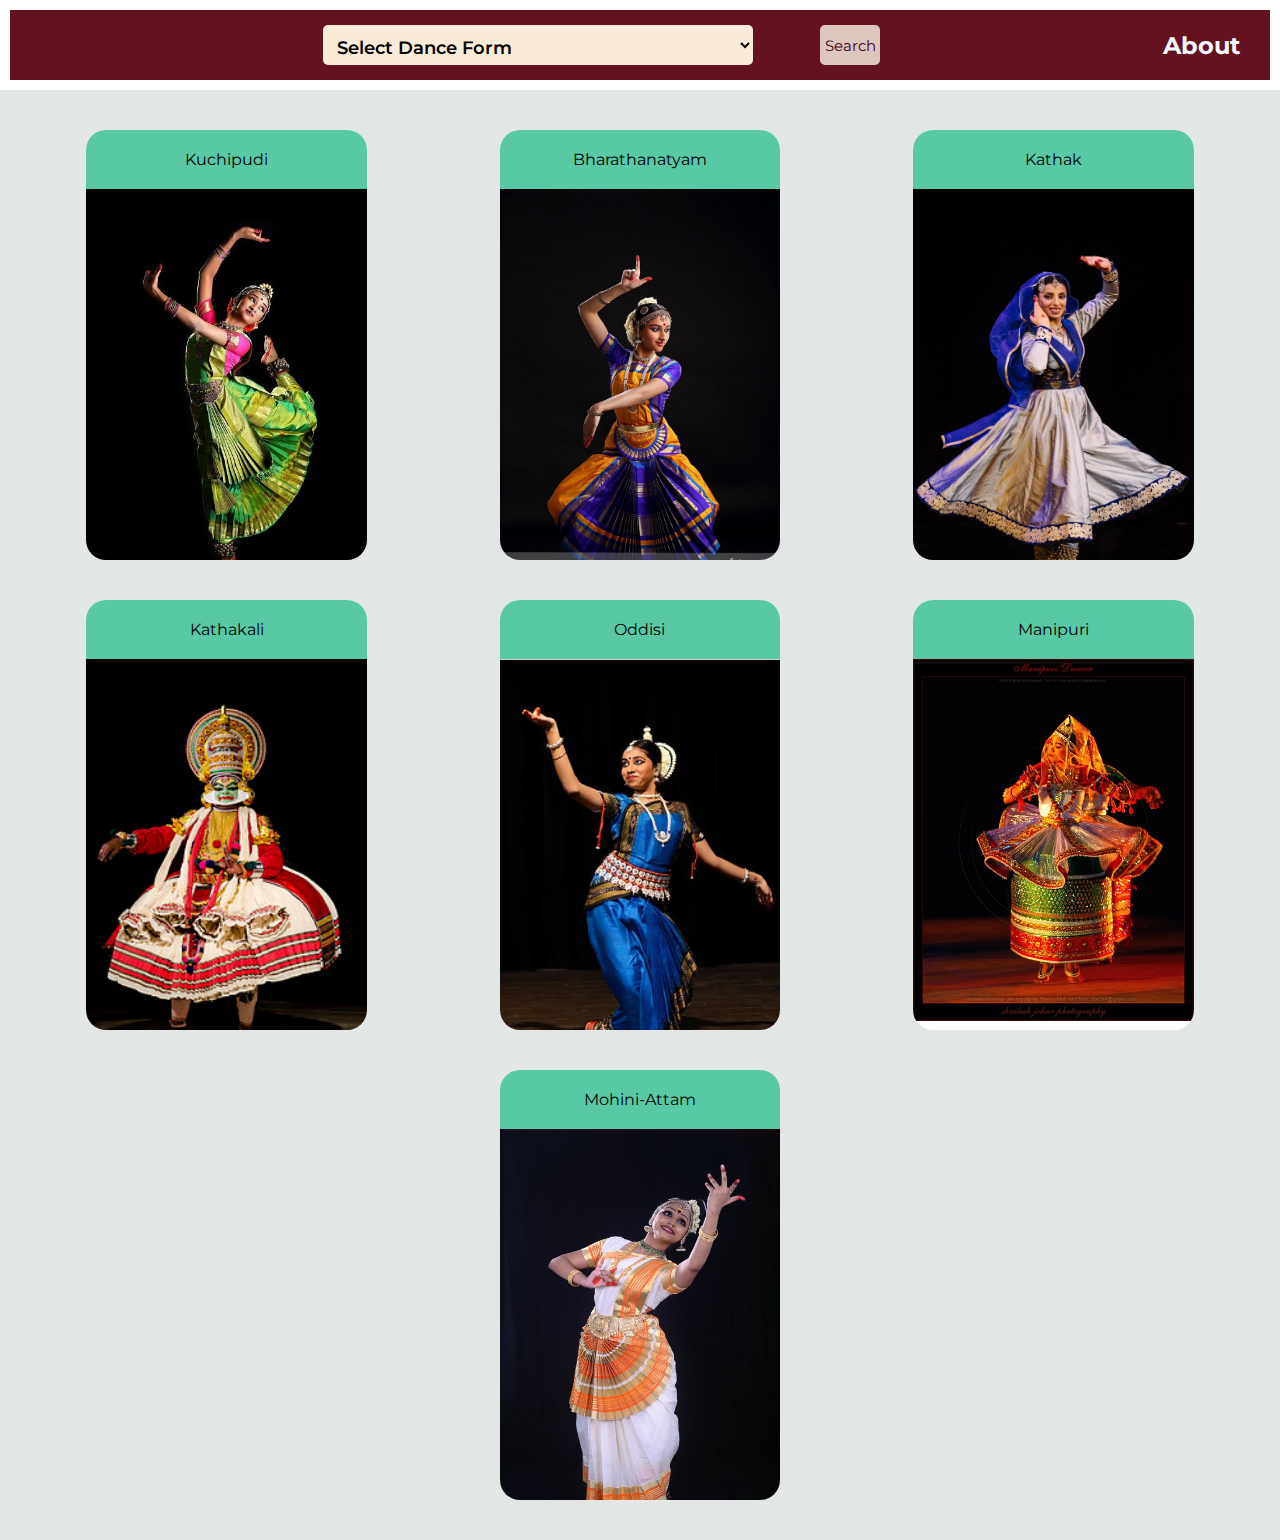
<file: src/index.html>
<!DOCTYPE html>
<html lang="en">

<head>
  <meta charset="UTF-8">
  <meta name="viewport" content="width=device-width, initial-scale=1.0">
  <title>Home-Page</title>
  <link rel="stylesheet" href="m2.css">
  <link rel="stylesheet" href="https://cdnjs.cloudflare.com/ajax/libs/font-awesome/6.6.0/css/all.min.css"
    integrity="sha512-Kc323vGBEqzTmouAECnVceyQqyqdsSiqLQISBL29aUW4U/M7pSPA/gEUZQqv1cwx4OnYxTxve5UMg5GT6L4JJg=="
    crossorigin="anonymous" referrerpolicy="no-referrer" />
  <link rel="preconnect" href="https://fonts.googleapis.com" />
  <link rel="preconnect" href="https://fonts.gstatic.com" crossorigin />
  <link
    href="https://fonts.googleapis.com/css2?family=Montserrat:ital,wght@0,100..900;1,100..900&display=swap"
    rel="stylesheet" />
</head>

<body class="montserrat">
  <header>
    <div class="nav-bar">
      <div class="home">
        <i class="fa-solid fa-house"></i>
      </div>
      <div class="select">
        <div class="dropdown">
          <select id="dance">
            <option value="">Select Dance Form</option>
            <option value="main.html">Kuchipudi</option>
            <option value="Bharathanatyam">Bharathanatyam</option>
            <option value="Khathak">Kathak</option>
            <option value="Kathakali">Kathakali</option>
            <option value="Oddisi">Oddisi</option>
            <option value="Manipuri">Manipuri</option>
            <option value="Mohini-Attam">Mohini-Attam</option>
          </select>
        </div>
      </div>
      <div id="search"><button>Search</button> </div>
      <div class="about">About</div>
    </div>
  </header>

  <div class="hero">
    <div class="box">
      <div class="kuchipudi">
        <div class="tittle"> Kuchipudi</div>
        <img src="kuch.jpeg" alt="">
      </div>
    </div>

    <div class="box">
      <div class="bharathanatyam">
        <div class="tittle"> Bharathanatyam</div>
        <img src="bharath.jpg" alt="">
      </div>
    </div>

    <div class="box">
      <div class="kathak">
        <div class="tittle">Kathak</div>
        <img src="kathak.jpg" alt="">
      </div>
    </div>

    <div class="box">
      <div class="kathalkali">
        <div class="tittle"> Kathakali</div>
        <img src="kathakali.jpg" alt="">
      </div>
    </div>

    <div class="box">
      <div class="oddisi">
        <div class="tittle">Oddisi</div>
        <img src="odisi.png" alt="">
      </div>
    </div>

    <div class="box">
      <div class="manipuri">
        <div class="tittle">Manipuri</div>
        <img src="manipuri.jpg" alt="">
      </div>
    </div>

    <div class="box">
      <div class="mohini">
        <div class="tittle"> Mohini-Attam</div>
        <img src="Mohiniyattom_performance.jpg" alt="">
      </div>
    </div>
  </div>

  <script src="m2.js"></script>
</body>

</html>
</file>
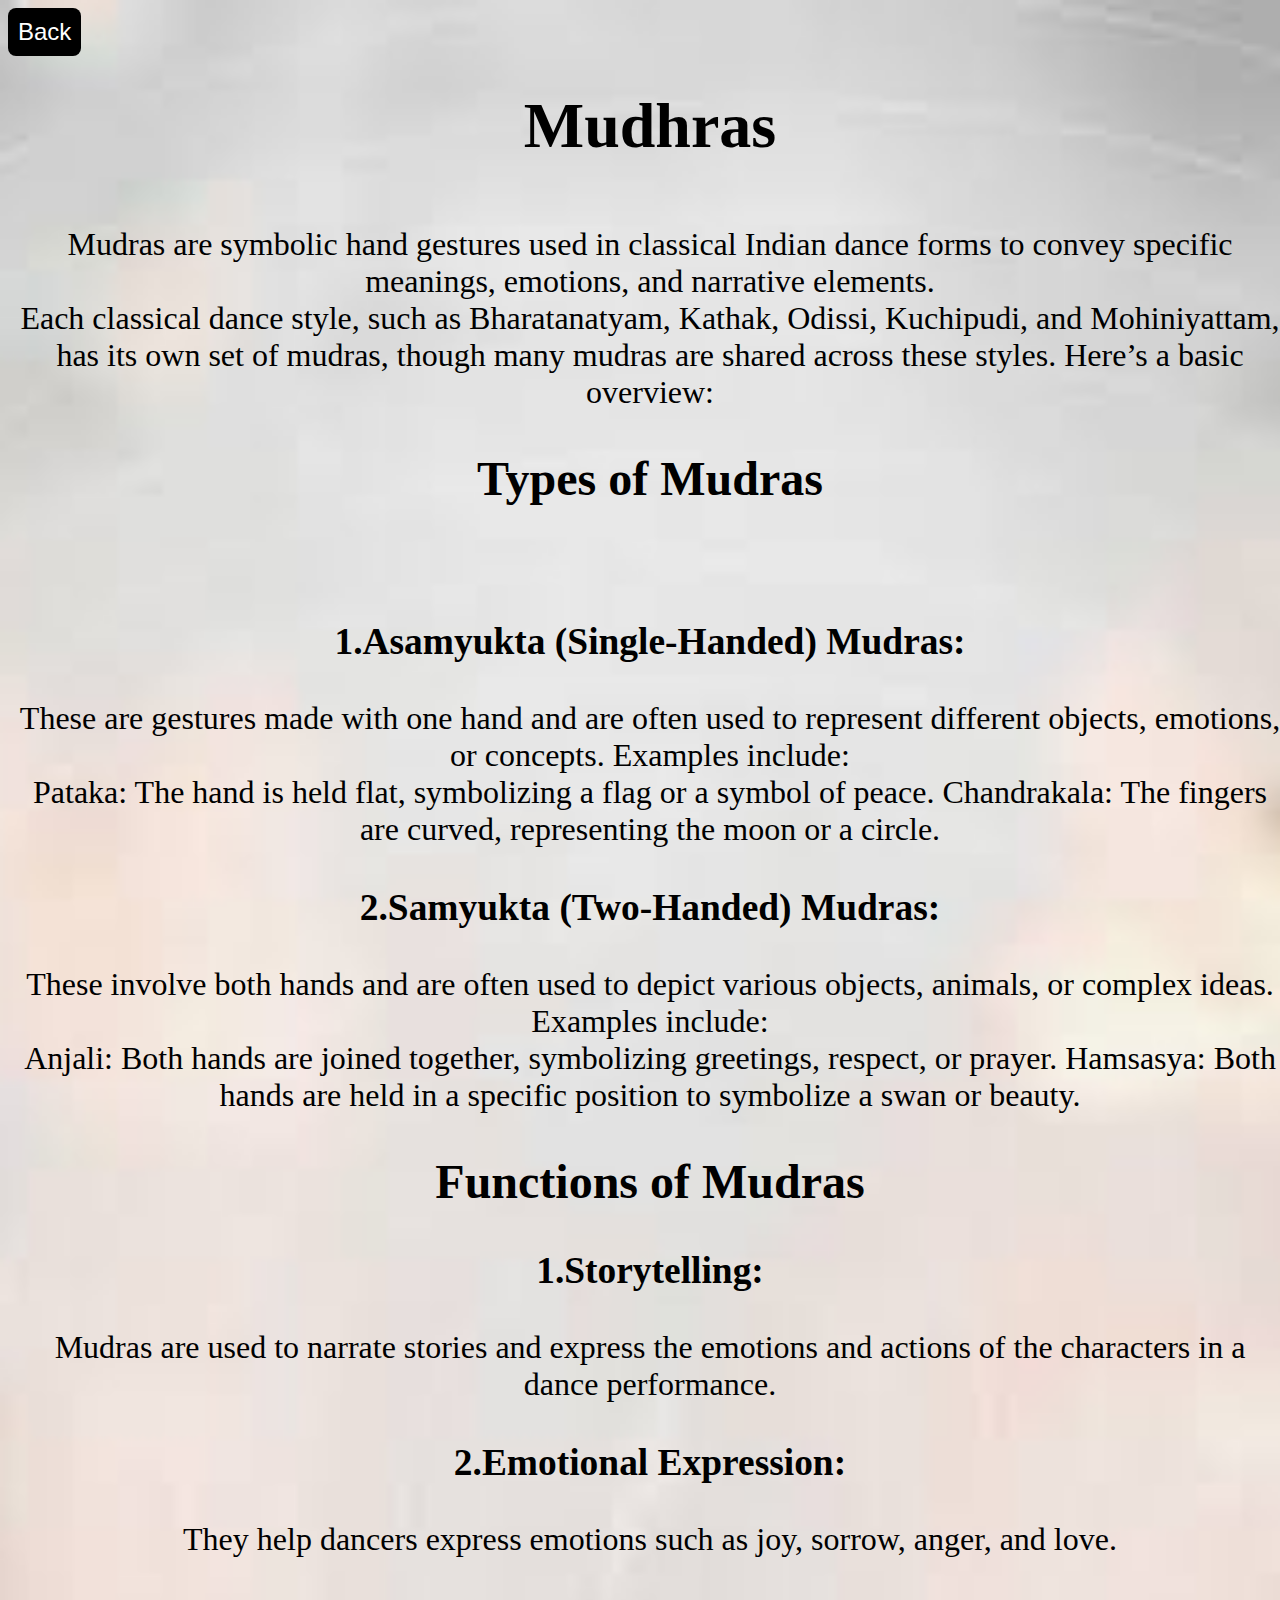
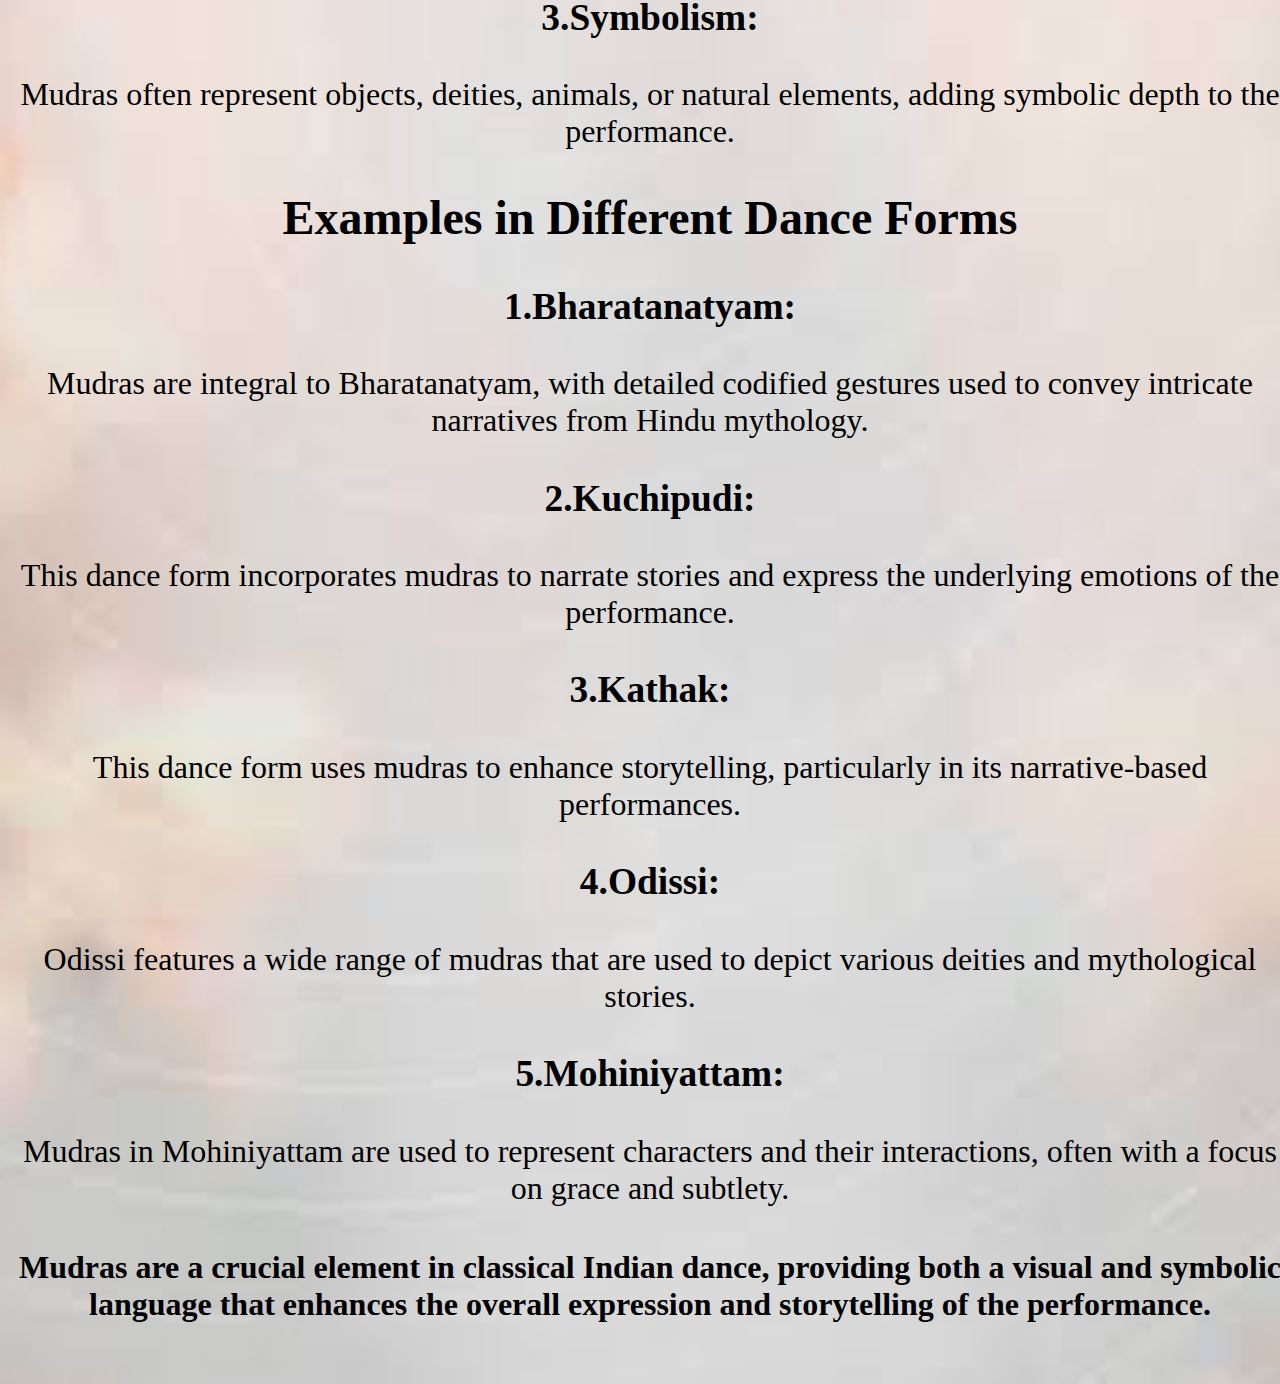
<file: about-info.html>
<!DOCTYPE html>
<html lang="en">
<head>
    <meta charset="UTF-8">
    <meta name="viewport" content="width=device-width, initial-scale=1.0">
    <title>About-Mudhras</title>
    <link rel="stylesheet" href="./assets/stylesheets/about-info.css">
</head>
<body>
    <div class="back">
        <button>Back</button>
    </div>
    <div class="container">
    <h1>Mudhras</h1>
    Mudras are symbolic hand gestures used in classical Indian dance forms to convey specific meanings, emotions, and narrative elements.<br>
         Each classical dance style, such as Bharatanatyam, Kathak, Odissi, Kuchipudi, and Mohiniyattam, has its own set of mudras, though many mudras are shared across these styles. Here’s a basic overview:
    <br>
    <h2>Types of Mudras</h2>
    <br>
   <h3> 1.Asamyukta (Single-Handed) Mudras:</h3>
These are gestures made with one hand and are often used to represent different objects, emotions, or concepts. Examples include:
<br>
Pataka: The hand is held flat, symbolizing a flag or a symbol of peace.
Chandrakala: The fingers are curved, representing the moon or a circle.
<h3>2.Samyukta (Two-Handed) Mudras:</h3>
These involve both hands and are often used to depict various objects, animals, or complex ideas. Examples include:
<br>

Anjali: Both hands are joined together, symbolizing greetings, respect, or prayer.
Hamsasya: Both hands are held in a specific position to symbolize a swan or beauty.
<h2>Functions of Mudras</h2>
<h3>1.Storytelling: </h3>
Mudras are used to narrate stories and express the emotions and actions of the characters in a dance performance.
<h3>2.Emotional Expression:</h3>They help dancers express emotions such as joy, sorrow, anger, and love.
<h3>3.Symbolism: </h3>
Mudras often represent objects, deities, animals, or natural elements, adding symbolic depth to the performance.
<h2>Examples in Different Dance Forms</h2>
<h3>1.Bharatanatyam: </h3>
Mudras are integral to Bharatanatyam, with detailed codified gestures used to convey intricate narratives from Hindu mythology.
<h3>2.Kuchipudi:</h3>
This dance form incorporates mudras to narrate stories and express the underlying emotions of the performance.
<h3>3.Kathak: </h3>
This dance form uses mudras to enhance storytelling, particularly in its narrative-based performances.
<h3>4.Odissi: </h3>
Odissi features a wide range of mudras that are used to depict various deities and mythological stories.
<h3>5.Mohiniyattam:</h3>
Mudras in Mohiniyattam are used to represent characters and their interactions, often with a focus on grace and subtlety.
<h4>Mudras are a crucial element in classical Indian dance, providing both a visual and symbolic language that enhances the overall expression and storytelling of the performance.</h4>
</div>
<script>
    const back=document.querySelector(".back button");
    back.addEventListener("click",()=>{
        window.open("http://127.0.0.1:3000/m2.html");
    })
</script>
</body>
</html>
</file>
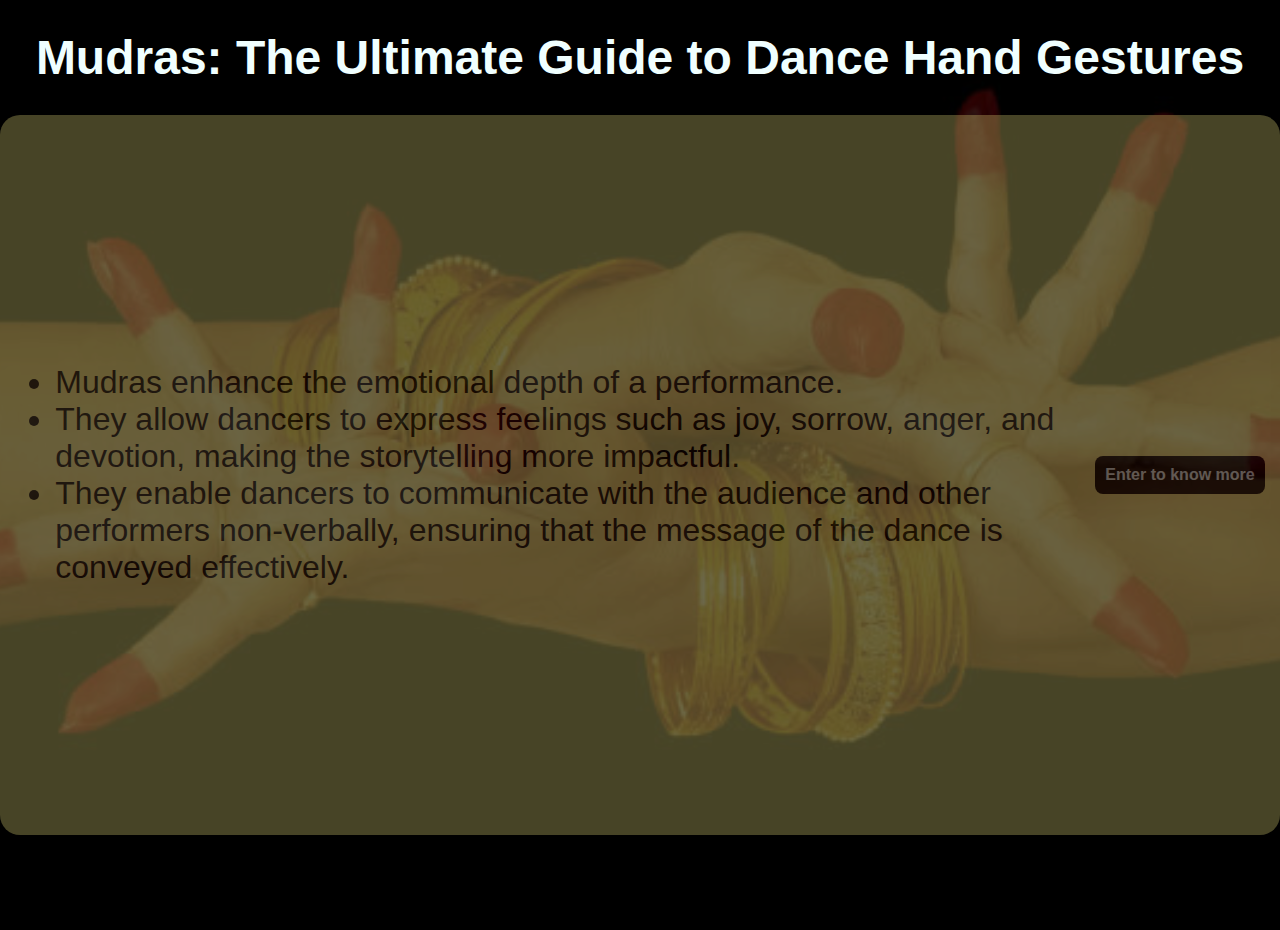
<file: m.html>
<!DOCTYPE html>
<html lang="en">
<head>
    <meta charset="UTF-8">
    <meta name="viewport" content="width=device-width, initial-scale=1.0">
    <title>Kuchipudi-Mudhras</title>
    <link href="./assets/stylesheets/m.css" rel="stylesheet">

</head>
<body>
    <h1>Mudras: The Ultimate Guide to Dance Hand Gestures</h1>

    <div class="main">
        <div class="enter">
            <div class="about">
                <ul>
                    <li>
                        Mudras enhance the emotional depth of a performance.
                    </li>
                    <li>They allow dancers to express feelings such as joy, sorrow, anger, and devotion, making the storytelling more impactful.</li>
                    <li>They enable dancers to communicate with the audience and other performers non-verbally, ensuring that the message of the dance is conveyed effectively.</li>
                </ul>
                
            </div>
            <div class="enter-button">
                <button style="background-color: black; opacity: 1; z-index: 3;">Enter to know more</button>
            </div>
        </div>
    </div>
    <script src="./assets/scripts/m.js"></script>
</body>
</html>
</file>
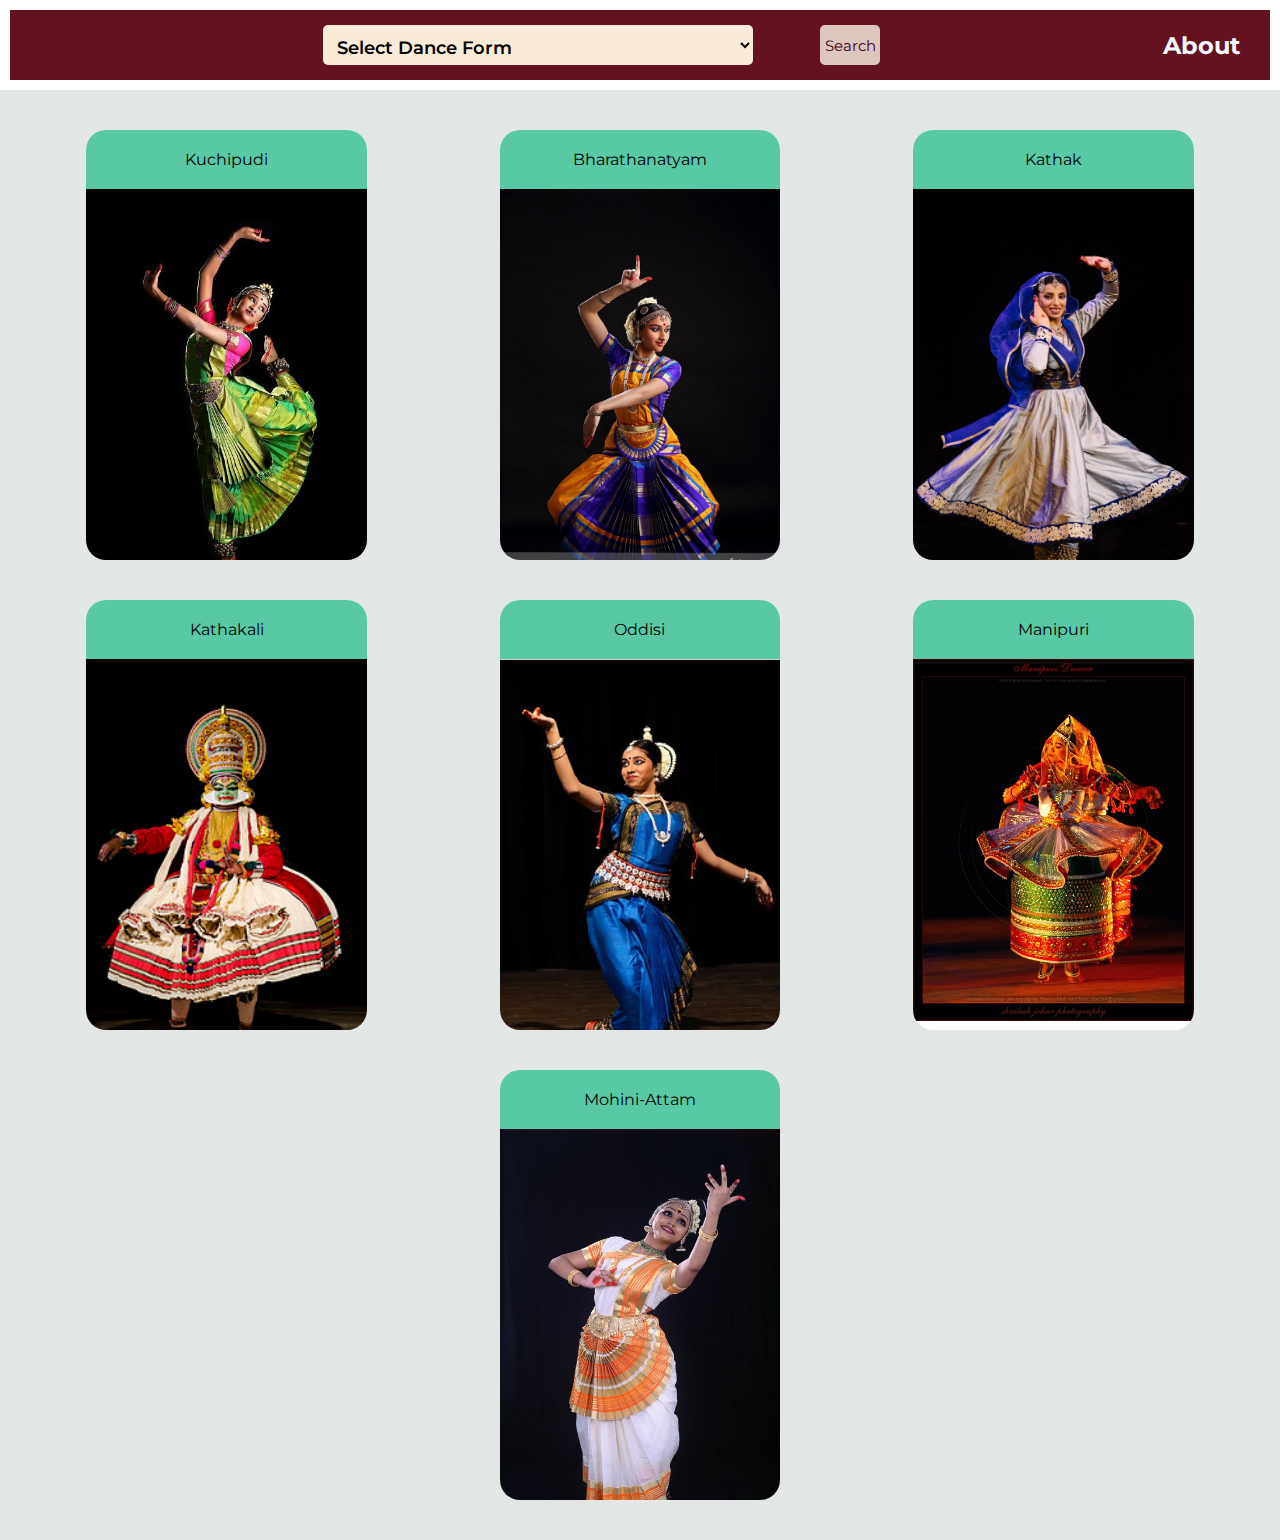
<file: m2.html>
<!DOCTYPE html>
<html lang="en">

<head>
  <meta charset="UTF-8">
  <meta name="viewport" content="width=device-width, initial-scale=1.0">
  <title>Home-Page</title>
  <link rel="stylesheet" href="./assets/stylesheets/m2.css">
  <link rel="stylesheet" href="https://cdnjs.cloudflare.com/ajax/libs/font-awesome/6.6.0/css/all.min.css"
    integrity="sha512-Kc323vGBEqzTmouAECnVceyQqyqdsSiqLQISBL29aUW4U/M7pSPA/gEUZQqv1cwx4OnYxTxve5UMg5GT6L4JJg=="
    crossorigin="anonymous" referrerpolicy="no-referrer" />
  <link rel="preconnect" href="https://fonts.googleapis.com" />
  <link rel="preconnect" href="https://fonts.gstatic.com" crossorigin />
  <link
    href="https://fonts.googleapis.com/css2?family=Montserrat:ital,wght@0,100..900;1,100..900&display=swap"
    rel="stylesheet" />
</head>

<body class="montserrat">
  <header>
    <div class="nav-bar">
      <div class="home">
        <i class="fa-solid fa-house"></i>
      </div>
      <div class="select">
        <div class="dropdown">
          <select id="dance">
            <option value="">Select Dance Form</option>
            <option value="main.html">Kuchipudi</option>
            <option value="Bharathanatyam">Bharathanatyam</option>
            <option value="Khathak">Kathak</option>
            <option value="Kathakali">Kathakali</option>
            <option value="Oddisi">Oddisi</option>
            <option value="Manipuri">Manipuri</option>
            <option value="Mohini-Attam">Mohini-Attam</option>
          </select>
        </div>
      </div>
      <div id="search"><button>Search</button> </div>
      <div class="about">About</div>
    </div>
  </header>

  <div class="hero">
    <div class="box">
      <div class="kuchipudi">
        <div class="tittle"> Kuchipudi</div>
        <img src="./assets/images/kuch.jpeg" alt="">
      </div>
    </div>

    <div class="box">
      <div class="bharathanatyam">
        <div class="tittle"> Bharathanatyam</div>
        <img src="./assets/images/bharath.jpg" alt="">
      </div>
    </div>

    <div class="box">
      <div class="kathak">
        <div class="tittle">Kathak</div>
        <img src="./assets/images/kathak.jpg" alt="">
      </div>
    </div>

    <div class="box">
      <div class="kathalkali">
        <div class="tittle"> Kathakali</div>
        <img src="./assets/images/kathakali.jpg" alt="">
      </div>
    </div>

    <div class="box">
      <div class="oddisi">
        <div class="tittle">Oddisi</div>
        <img src="./assets/images/odisi.png" alt="">
      </div>
    </div>

    <div class="box">
      <div class="manipuri">
        <div class="tittle">Manipuri</div>
        <img src="./assets/images/manipuri.jpg" alt="">
      </div>
    </div>

    <div class="box">
      <div class="mohini">
        <div class="tittle"> Mohini-Attam</div>
        <img src="./assets/images/Mohiniyattom_performance.jpg" alt="">
      </div>
    </div>
  </div>

  <script src="./assets/scripts/m2.js"></script>
</body>

</html>
</file>
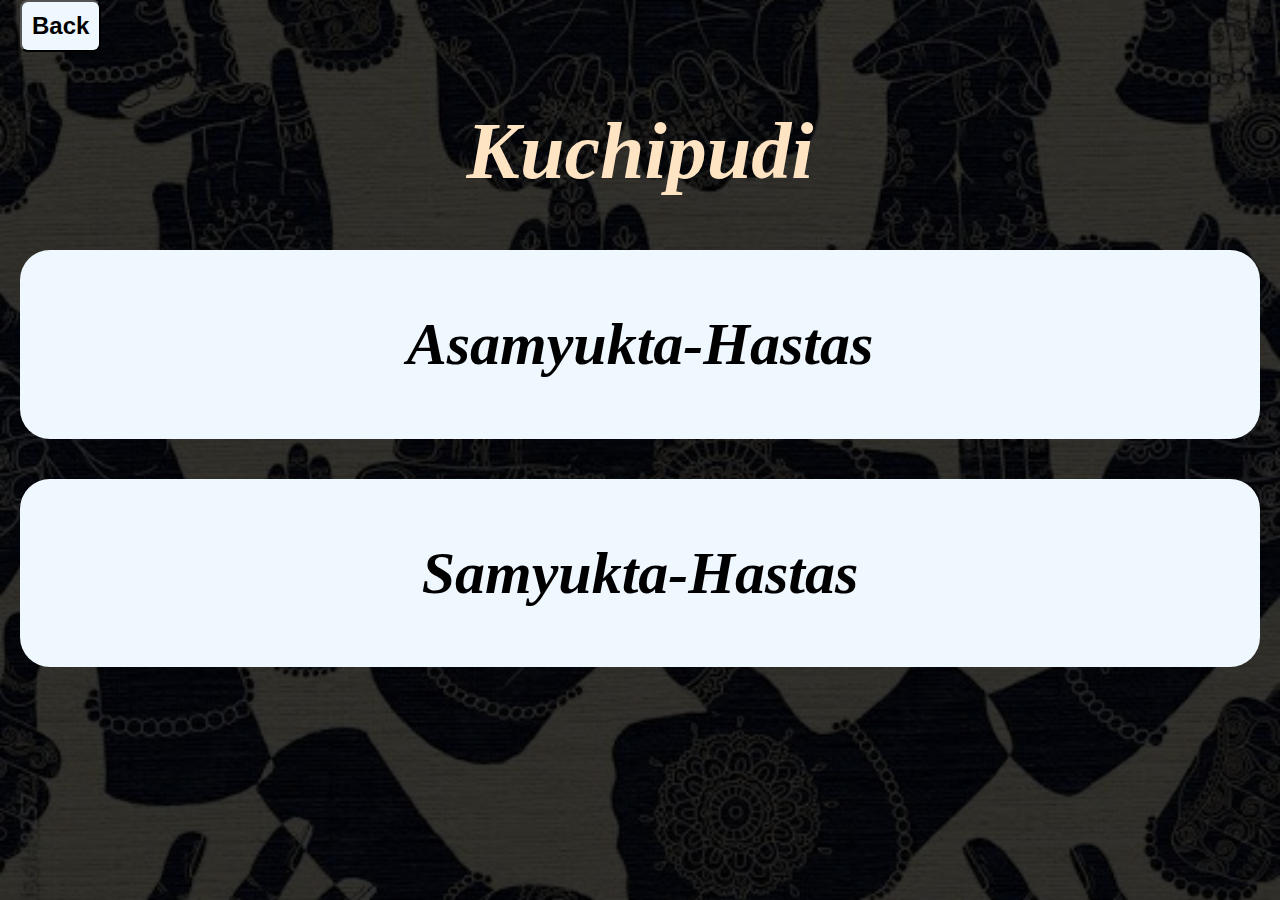
<file: main.html>
<!DOCTYPE html>
<html lang="en">

<head>
    <meta charset="UTF-8">
    <meta name="viewport" content="width=device-width, initial-scale=1.0">
    <title>Hastas</title>
    <link rel="stylesheet" href="./assets/stylesheets/main.css">

</head>

<body>
    <div class="back">
        <button>Back</button>
    </div>
    <div class="head"></div>
    <h1>Kuchipudi</h1>

    <div class="asam">
        <h2>Asamyukta-Hastas</h2>
    </div>
    <div class="container"></div>
    <div class="sam">
        <h2>Samyukta-Hastas</h2>
    </div>
    <div class="contain"></div>

    <script src="./assets/scripts/main.js"></script>
</body>

</html>
</file>
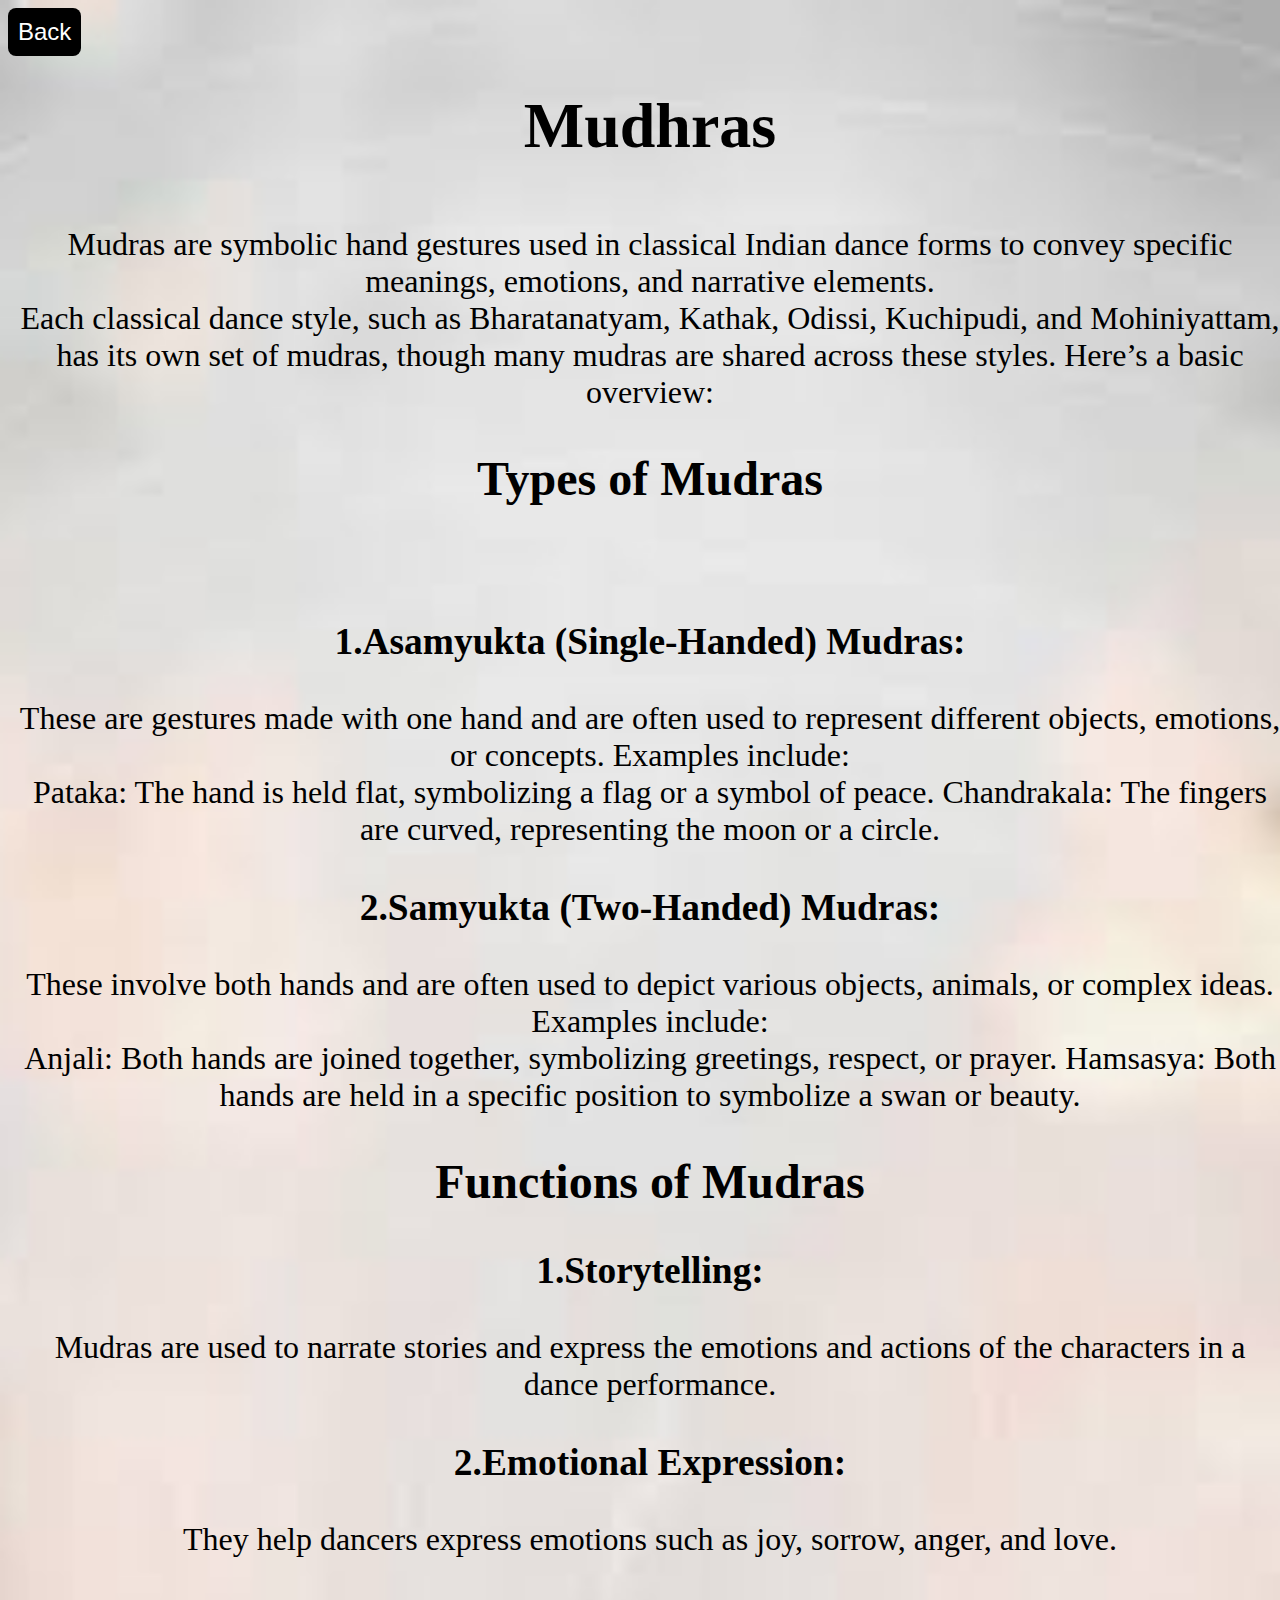
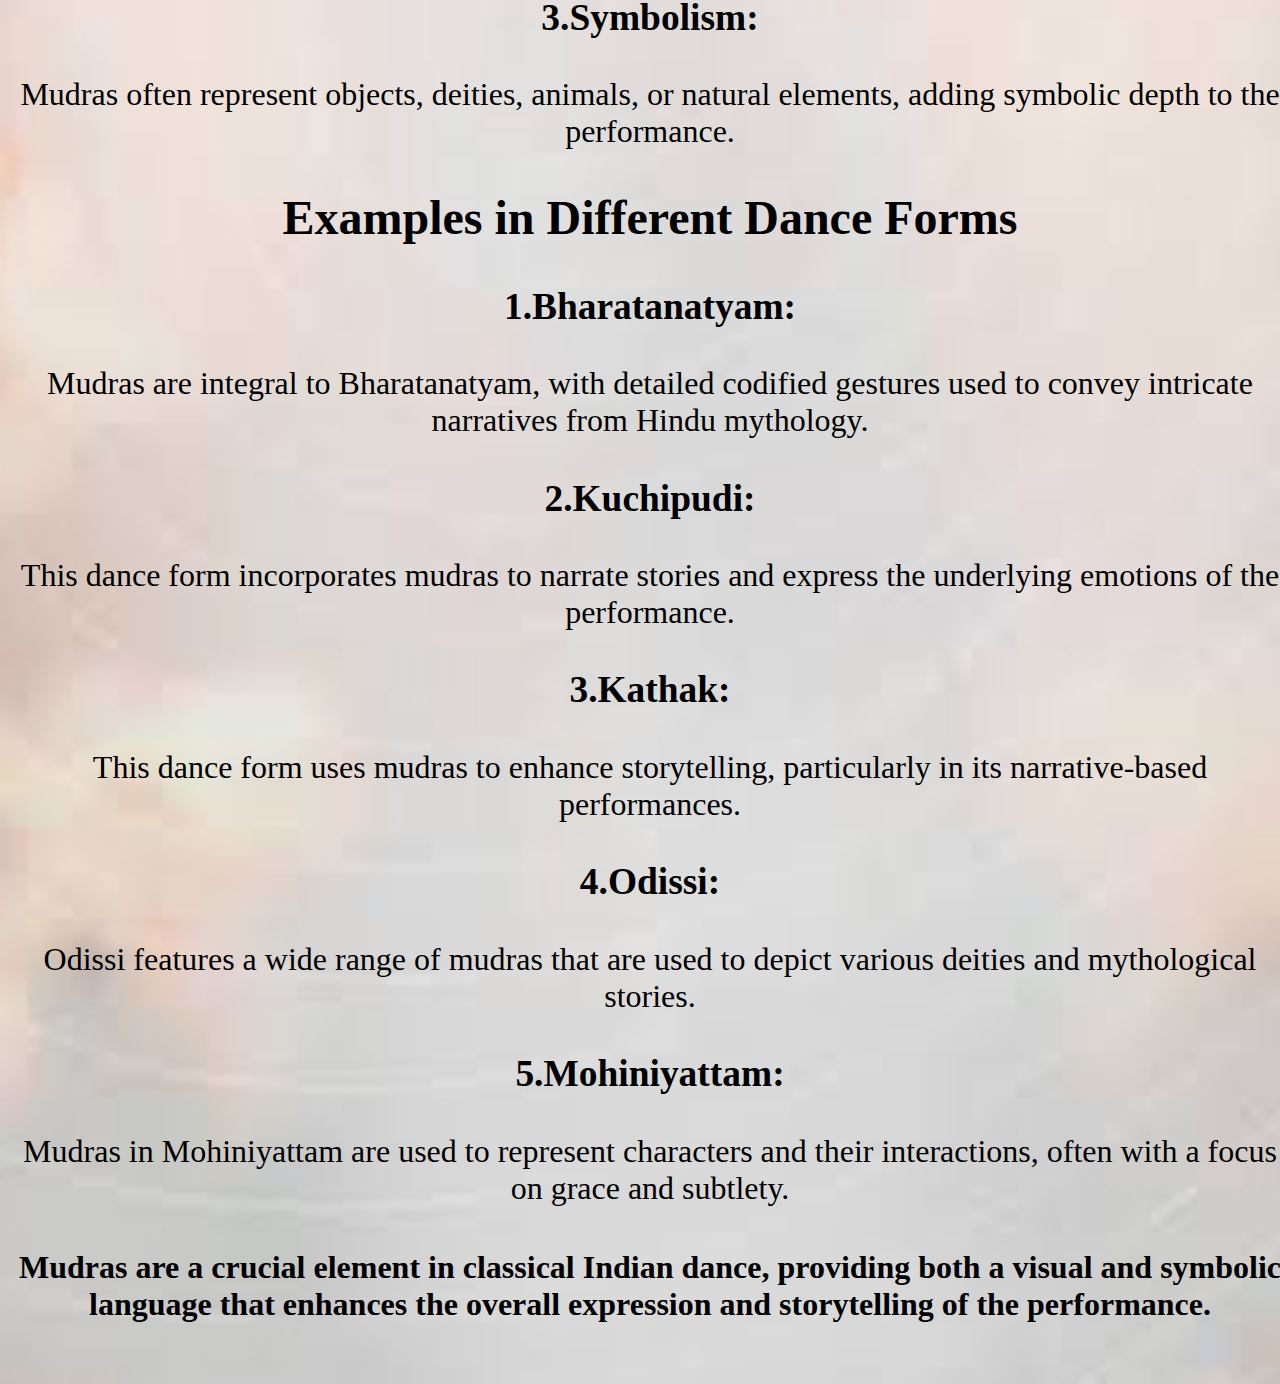
<file: src/about-info.html>
<!DOCTYPE html>
<html lang="en">
<head>
    <meta charset="UTF-8">
    <meta name="viewport" content="width=device-width, initial-scale=1.0">
    <title>About-Mudhras</title>
    <link rel="stylesheet" href="about-info.css">
</head>
<body>
    <div class="back">
        <button>Back</button>
    </div>
    <div class="container">
    <h1>Mudhras</h1>
    Mudras are symbolic hand gestures used in classical Indian dance forms to convey specific meanings, emotions, and narrative elements.<br>
         Each classical dance style, such as Bharatanatyam, Kathak, Odissi, Kuchipudi, and Mohiniyattam, has its own set of mudras, though many mudras are shared across these styles. Here’s a basic overview:
    <br>
    <h2>Types of Mudras</h2>
    <br>
   <h3> 1.Asamyukta (Single-Handed) Mudras:</h3>
These are gestures made with one hand and are often used to represent different objects, emotions, or concepts. Examples include:
<br>
Pataka: The hand is held flat, symbolizing a flag or a symbol of peace.
Chandrakala: The fingers are curved, representing the moon or a circle.
<h3>2.Samyukta (Two-Handed) Mudras:</h3>
These involve both hands and are often used to depict various objects, animals, or complex ideas. Examples include:
<br>

Anjali: Both hands are joined together, symbolizing greetings, respect, or prayer.
Hamsasya: Both hands are held in a specific position to symbolize a swan or beauty.
<h2>Functions of Mudras</h2>
<h3>1.Storytelling: </h3>
Mudras are used to narrate stories and express the emotions and actions of the characters in a dance performance.
<h3>2.Emotional Expression:</h3>They help dancers express emotions such as joy, sorrow, anger, and love.
<h3>3.Symbolism: </h3>
Mudras often represent objects, deities, animals, or natural elements, adding symbolic depth to the performance.
<h2>Examples in Different Dance Forms</h2>
<h3>1.Bharatanatyam: </h3>
Mudras are integral to Bharatanatyam, with detailed codified gestures used to convey intricate narratives from Hindu mythology.
<h3>2.Kuchipudi:</h3>
This dance form incorporates mudras to narrate stories and express the underlying emotions of the performance.
<h3>3.Kathak: </h3>
This dance form uses mudras to enhance storytelling, particularly in its narrative-based performances.
<h3>4.Odissi: </h3>
Odissi features a wide range of mudras that are used to depict various deities and mythological stories.
<h3>5.Mohiniyattam:</h3>
Mudras in Mohiniyattam are used to represent characters and their interactions, often with a focus on grace and subtlety.
<h4>Mudras are a crucial element in classical Indian dance, providing both a visual and symbolic language that enhances the overall expression and storytelling of the performance.</h4>
</div>
<script>
    const back=document.querySelector(".back button");
    back.addEventListener("click",()=>{
        window.location.href = './m2.html'
    })
</script>
</body>
</html>
</file>
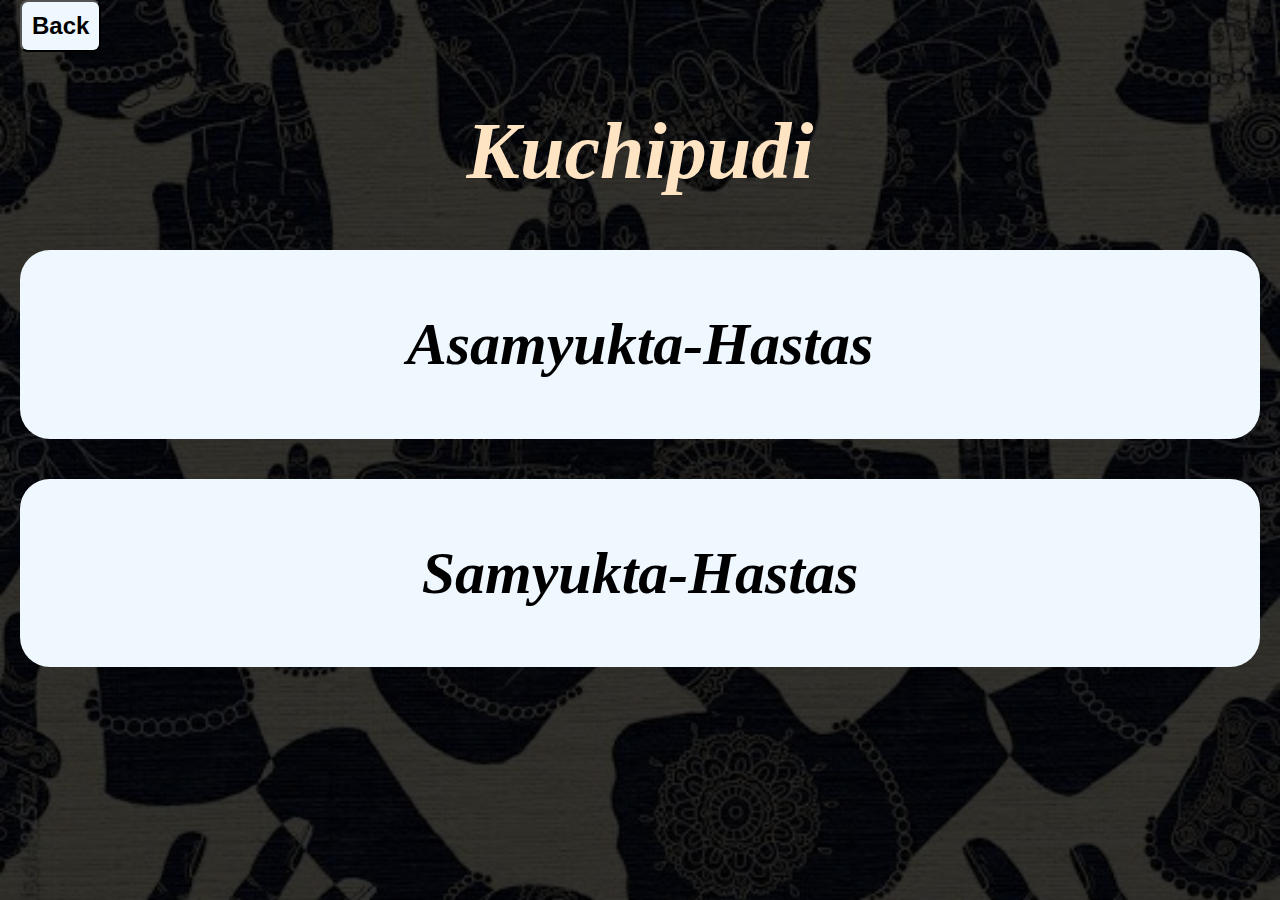
<file: src/main.html>
<!DOCTYPE html>
<html lang="en">

<head>
    <meta charset="UTF-8">
    <meta name="viewport" content="width=device-width, initial-scale=1.0">
    <title>Hastas</title>
    <link rel="stylesheet" href="main.css">

</head>

<body>
    <div class="back">
        <button>Back</button>
    </div>
    <div class="head"></div>
    <h1>Kuchipudi</h1>

    <div class="asam">
        <h2>Asamyukta-Hastas</h2>
    </div>
    <div class="container"></div>
    <div class="sam">
        <h2>Samyukta-Hastas</h2>
    </div>
    <div class="contain"></div>

    <script src="main.js"></script>
</body>

</html>
</file>
<file: src/m2.css>
* {
    margin: 0px;
    border: border-box;
    font-family: "Montserrat", sans-serif;
}
.montserrat {
    font-family: "Montserrat", sans-serif;
  }

.nav-bar{
    height: 50px;
    background-color: #641220;
    display: flex;
    justify-content: space-between;
    align-items: center;
    margin:10px;
    padding: 10px;
}
.home i{
    color:antiquewhite;
    font-size: 2rem;
    padding: 10px;
}
.select select{
    width:200%;
    height: 40px;
    background-color: antiquewhite;
    display: flex;
    justify-content: center;
    align-items: center;
    font-size: 1.15rem;
    font-weight: 600;
    border: none;
    padding: 10px;
    border-radius: 5px;
}

.about{
    color: aliceblue;
    padding-right: 20px;
    font-size: 1.5rem;
    font-weight: 700;
    font-family: "Montserrat", sans-serif;
}
#search button{

  height: 40px;
  width: 60px;
  background-color: #DBC7BE;
  border-radius: 5px;
  padding:5px;
  font-size: 15px;
  color: #44001A;
  border: none;
  cursor: pointer;
}
#search button:hover{
    background-color: #000000;
    color: #DBC7BE;
    transition: all 0.3s ease;
}
img{
    width: 100%;
    height:85%;
    background-size: cover;
    flex-grow: 1;
}
.tittle{
   text-align: center;
   padding:20px;
   background-color: #59C9A5;
}
.hero {
    
    background-color: #e2e7e6;
    display: flex;
    flex-wrap: wrap;
    gap: 20px;
    justify-content: space-around;
    padding: 30px;
 }
.box{
    height:430px;
    width:23%;
    background-color: white;
    display: flex;
    flex-direction: column;
    border-radius: 20px;
    overflow: hidden;
    margin:10px;
}
.box:hover{
    transform: scale(1.02);
    box-shadow: 0 0 20px 0 rgba(0, 0, 0, 0.2);
    transition: all 0.3s ease;
}
.about:hover{
    cursor: pointer;
}
</file>
<file: assets/stylesheets/about-info.css>
*{
    border: 0px;
}
body{
    background-image: url(../images/ab-img.jpg);
    background-size: cover;
    background-position: center;
    background-repeat: no-repeat;
}
.container{
    padding: 100px;
    font-size: 1.5rem;
    
    color: black;
    background-blend-mode: darken; 
    margin: 0;
    padding: 0;
    min-height: 100vh;
    padding: 10px;
    text-align: center;
    font-size: 2rem;
    font-weight: 400;
    height: 100%;
    width: 100%;
}
body h1{
    text-align: center;
    position: relative;
    bottom: 20px;
    
}
.back button{

  background-color: black;
  color: white;
   border-radius: 8px;
   font-size: 1.5rem;
   padding: 10px;
  
}
</file>
<file: assets/stylesheets/m.css>
* {
    margin: 0px;
    border: border-box;
    font-family: Arial, Helvetica, sans-serif;
}
body {
    background-image: url(../images/mudras1.jpeg);
    background-size: cover;
    background-position: center;
    background-repeat: no-repeat;
    background-color: rgba(0, 0, 0, 0.8); 
    background-blend-mode: darken; 
    margin: 0;
    padding: 0;
    min-height: 100vh;
  }
 .main{
    display: flex;
    align-items: center;
    height: 100%;
    opacity: 1;
    z-index: 3;
    width: 100%;
    justify-content: center;
  }
  .enter{
    height:80vh ;
    display: flex;
    align-items: center;
    justify-content: center;
    width: 100%;
    background-color: rgba(245, 234, 132, 0.966);
    opacity: 0.3;
    border-radius: 20px;
  }

   body h1{
    color: azure;
    margin-bottom: 30px;
    text-align: center;
    margin-top: 30px;
    font-size: 3rem;
    font-family: 'Brush Script MT', cursive, sans-serif;
  }
  .about{
    font-size: 2rem;
    font-family: 'Brush Script MT', cursive, sans-serif;
    width: 120vh;
    animation: dropDown 3s ease-in-out forwards;
   }
@keyframes dropDown {
        0% {
            top: -100px;
            opacity: 0;
            font-family: 'Brush Script MT', cursive, sans-serif;
        }
        100% {
            top: 0;
            opacity: 2;
            font-family: 'Brush Script MT', cursive, sans-serif;
            font: 3rem;
            font-weight: 900;
        }
    }

.about ul li{
    font-family: 'Brush Script MT', cursive, sans-serif;
}
.enter button{
    background-color: black;
    color: azure;
    display: flex;
    align-items: center;
    justify-content: center;
    font-size: 1rem;
    border: none;
    padding: 10px;
    font-weight: 900;
    border-radius: 8px;
    cursor: pointer;
 
}
</file>
<file: assets/stylesheets/m2.css>
* {
    margin: 0px;
    border: border-box;
    font-family: "Montserrat", sans-serif;
}
.montserrat {
    font-family: "Montserrat", sans-serif;
  }

.nav-bar{
    height: 50px;
    background-color: #641220;
    display: flex;
    justify-content: space-between;
    align-items: center;
    margin:10px;
    padding: 10px;
}
.home i{
    color:antiquewhite;
    font-size: 2rem;
    padding: 10px;
}
.select select{
    width:200%;
    height: 40px;
    background-color: antiquewhite;
    display: flex;
    justify-content: center;
    align-items: center;
    font-size: 1.15rem;
    font-weight: 600;
    border: none;
    padding: 10px;
    border-radius: 5px;
}

.about{
    color: aliceblue;
    padding-right: 20px;
    font-size: 1.5rem;
    font-weight: 700;
    font-family: "Montserrat", sans-serif;
}
#search button{

  height: 40px;
  width: 60px;
  background-color: #DBC7BE;
  border-radius: 5px;
  padding:5px;
  font-size: 15px;
  color: #44001A;
  border: none;
  cursor: pointer;
}
#search button:hover{
    background-color: #000000;
    color: #DBC7BE;
    transition: all 0.3s ease;
}
img{
    width: 100%;
    height:85%;
    background-size: cover;
    flex-grow: 1;
}
.tittle{
   text-align: center;
   padding:20px;
   background-color: #59C9A5;
}
.hero {
    
    background-color: #e2e7e6;
    display: flex;
    flex-wrap: wrap;
    gap: 20px;
    justify-content: space-around;
    padding: 30px;
 }
.box{
    height:430px;
    width:23%;
    background-color: white;
    display: flex;
    flex-direction: column;
    border-radius: 20px;
    overflow: hidden;
    margin:10px;
}
.box:hover{
    transform: scale(1.02);
    box-shadow: 0 0 20px 0 rgba(0, 0, 0, 0.2);
    transition: all 0.3s ease;
}
.about:hover{
    cursor: pointer;
}
</file>
<file: assets/stylesheets/main.css>
.background {
    width: 500px;
    height: 300px;
    margin:40px;
    display: inline-block;
    background-size: cover; 
    background-position: center;
    border-radius: 15px;
 }
 .background:hover{
      transform: scale(1.1);
      transition: all 0.3s ease;
 }
 .container,.contain{
    display: flex;
    justify-content: center;
    align-items: center;
    flex-wrap: wrap;
 }
 h1{
     font-size: 5rem;
     font-style: italic;
     text-align: center;
    color: bisque;
 }
 body{
    
    background-image: url(../images/about-page-m\ \(1\).jpeg);
    background-size: cover;
    background-position: center;
    background-repeat: no-repeat;
    background-color: rgba(0, 0, 0, 0.8); 
    background-blend-mode: darken; 
    margin: 0;
    padding: 0;
    min-height: 100vh;
 }
 .head h1,h2:hover{
    cursor: pointer;
 }
 .card{
   border-radius: 15px;
 }
 .asam,.sam{
    background-color: aliceblue;
    color: black;
    margin: 20px;
    font-size: 2.5rem;
     font-style: italic;
     text-align: center;
     padding: 10px;
     border-radius: 30PX;

}
.back button{
     color: black;
   background-color: aliceblue;
     border-radius: 8px;
     font-size: 1.5rem;
     padding: 10px;
     font-weight: 800;
     margin-left: 20px;
    
  }
</file>
<file: src/about-info.css>
*{
    border: 0px;
}
body{
    background-image: url(ab-img.jpg);
    background-size: cover;
    background-position: center;
    background-repeat: no-repeat;
}
.container{
    padding: 100px;
    font-size: 1.5rem;
    
    color: black;
    background-blend-mode: darken; 
    margin: 0;
    padding: 0;
    min-height: 100vh;
    padding: 10px;
    text-align: center;
    font-size: 2rem;
    font-weight: 400;
    height: 100%;
    width: 100%;
}
body h1{
    text-align: center;
    position: relative;
    bottom: 20px;
    
}
.back button{

  background-color: black;
  color: white;
   border-radius: 8px;
   font-size: 1.5rem;
   padding: 10px;
  
}
</file>
<file: src/main.css>
.background {
    width: 500px;
    height: 300px;
    margin:40px;
    display: inline-block;
    background-size: cover; 
    background-position: center;
    border-radius: 15px;
 }
 .background:hover{
      transform: scale(1.1);
      transition: all 0.3s ease;
 }
 .container,.contain{
    display: flex;
    justify-content: center;
    align-items: center;
    flex-wrap: wrap;
 }
 h1{
     font-size: 5rem;
     font-style: italic;
     text-align: center;
    color: bisque;
 }
 body{
    
    background-image: url(about-page-m\ \(1\).jpeg);
    background-size: cover;
    background-position: center;
    background-repeat: no-repeat;
    background-color: rgba(0, 0, 0, 0.8); 
    background-blend-mode: darken; 
    margin: 0;
    padding: 0;
    min-height: 100vh;
 }
 .head h1,h2:hover{
    cursor: pointer;
 }
 .card{
   border-radius: 15px;
 }
 .asam,.sam{
    background-color: aliceblue;
    color: black;
    margin: 20px;
    font-size: 2.5rem;
     font-style: italic;
     text-align: center;
     padding: 10px;
     border-radius: 30PX;

}
.back button{
     color: black;
   background-color: aliceblue;
     border-radius: 8px;
     font-size: 1.5rem;
     padding: 10px;
     font-weight: 800;
     margin-left: 20px;
    
  }
</file>
